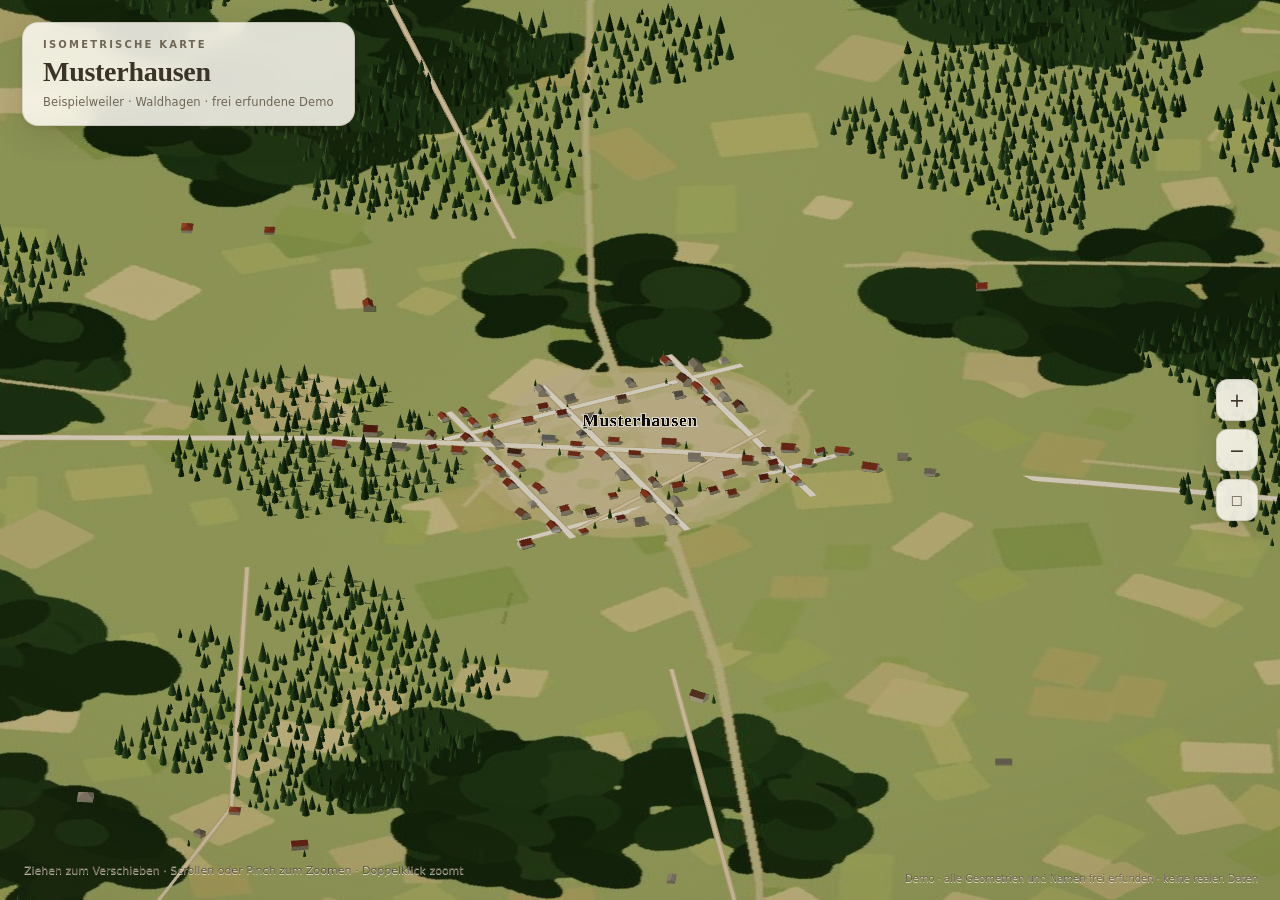
<file: web/index.html>
<!doctype html>
<html lang="de">
<head>
<meta charset="utf-8">
<meta name="viewport" content="width=device-width, initial-scale=1, viewport-fit=cover">
<title>Isometrische Karte</title>
<link rel="icon" href="data:image/svg+xml,%3Csvg xmlns='http://www.w3.org/2000/svg' viewBox='0 0 32 32'%3E%3Crect width='32' height='32' rx='7' fill='%23eee7d7'/%3E%3Cpath d='M16 5 27 11v10L16 27 5 21V11z' fill='%238d4a34'/%3E%3Cpath d='M16 5 27 11 16 17 5 11z' fill='%23b5613f'/%3E%3C/svg%3E">
<link rel="stylesheet" href="iso.css?v=1">
</head>
<body>
<div id="map3d"></div>

<header class="hud-title">
  <div class="eyebrow" id="mapEyebrow">Isometrische Karte</div>
  <h1 id="mapTitle">Isometrische Karte</h1>
  <div class="sub" id="mapSub"></div>
</header>

<div class="hud-zoom">
  <button id="zin" type="button" aria-label="Hineinzoomen">+</button>
  <button id="zout" type="button" aria-label="Herauszoomen">−</button>
  <button id="zfit" type="button" aria-label="Gesamtansicht">◻</button>
</div>

<p class="hud-hint">Ziehen zum Verschieben · Scrollen oder Pinch zum Zoomen · Doppelklick zoomt</p>
<p class="hud-attr" id="mapAttr">© OpenStreetMap-Mitwirkende</p>

<script src="data/buildings.js"></script>
<script src="data/lod2.js" onerror="window.LOD2=window.LOD2||{b:[]}"></script>
<script src="data/roads.js"></script>
<script src="data/places.js"></script>
<script type="importmap">{"imports":{"three":"./vendor/three/three.module.js"}}</script>
<script type="module" src="iso.js?v=1"></script>
</body>
</html>
</file>
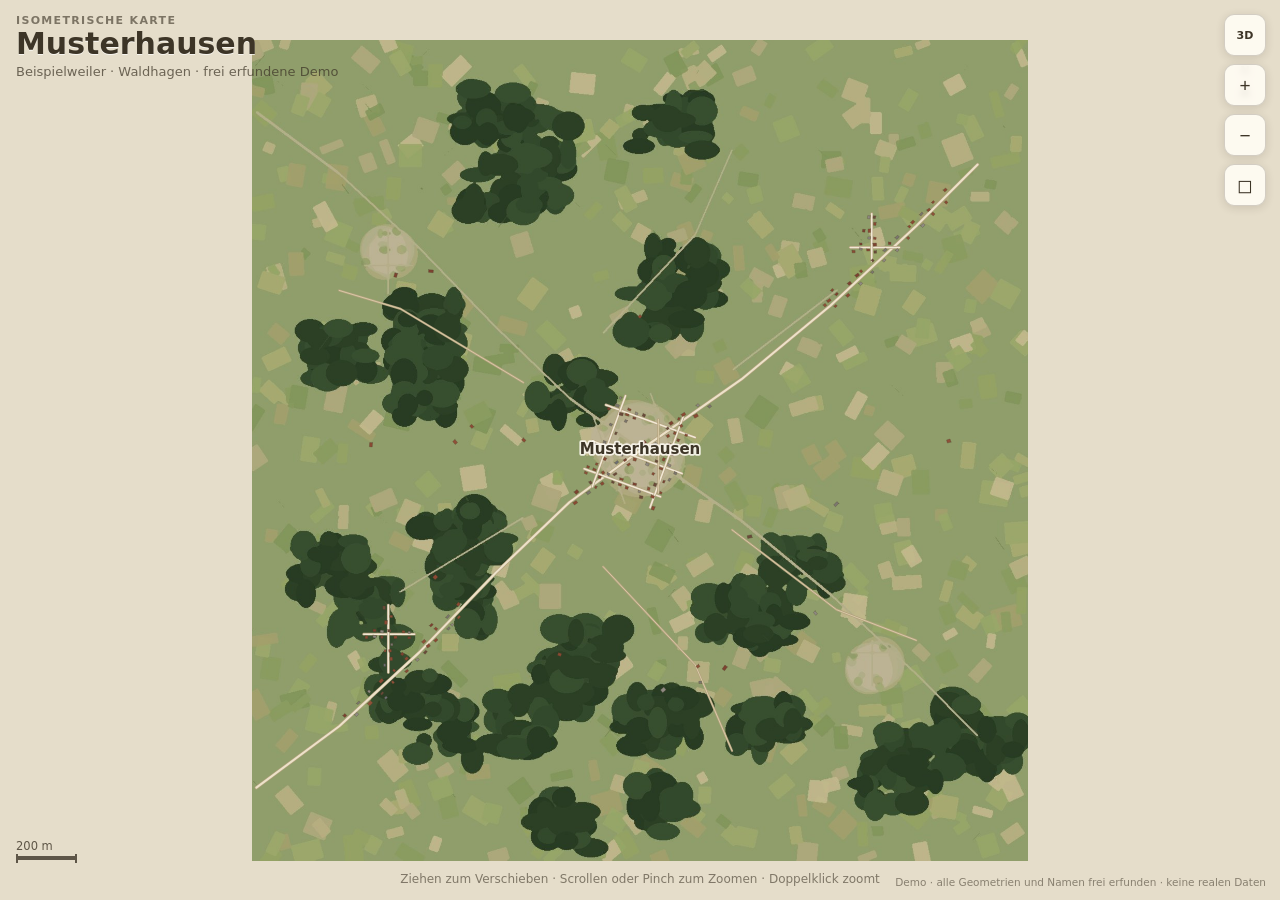
<file: web/karte.html>
<!doctype html>
<html lang="de">
<head>
<meta charset="utf-8">
<meta name="viewport" content="width=device-width, initial-scale=1, viewport-fit=cover">
<title>2D-Karte</title>
<link rel="icon" href="data:image/svg+xml,%3Csvg xmlns='http://www.w3.org/2000/svg' viewBox='0 0 32 32'%3E%3Crect width='32' height='32' rx='7' fill='%23eee7d7'/%3E%3Ccircle cx='16' cy='16' r='9' fill='none' stroke='%238d4a34' stroke-width='3'/%3E%3Ccircle cx='16' cy='16' r='2.5' fill='%238d4a34'/%3E%3C/svg%3E">
<style>
:root { --paper:#eee7d7; --ink:#3d3527; --accent:#8d4a34; }
* { margin:0; padding:0; box-sizing:border-box; }
html,body { height:100%; overflow:hidden; background:var(--paper);
  font-family:'Segoe UI',system-ui,-apple-system,sans-serif; color:var(--ink); }
#karte { position:fixed; inset:0; width:100%; height:100%; touch-action:none; cursor:grab; }
#karte.drag { cursor:grabbing; }

.hud-title { position:fixed; top:14px; left:16px; max-width:70vw; pointer-events:none; }
.hud-title .eyebrow { font-size:11px; letter-spacing:.12em; text-transform:uppercase;
  opacity:.62; font-weight:600; }
.hud-title h1 { font-size:clamp(20px,3.2vw,30px); line-height:1.15;
  text-shadow:0 1px 0 rgba(255,255,255,.7); }
.hud-title .sub { font-size:13px; opacity:.72; margin-top:2px; }

.hud-zoom { position:fixed; top:14px; right:14px; display:flex; flex-direction:column; gap:8px; z-index:5; }
.hud-zoom button, .hud-link a { width:42px; height:42px; border:1px solid rgba(61,53,39,.22);
  border-radius:10px; background:rgba(255,252,244,.92); color:var(--ink); font-size:19px;
  line-height:1; display:flex; align-items:center; justify-content:center;
  text-decoration:none; cursor:pointer; box-shadow:0 2px 8px rgba(60,45,25,.14);
  backdrop-filter:blur(3px); }
.hud-zoom button:hover, .hud-link a:hover { background:#fffdf7; }
.hud-zoom button:active { transform:scale(.94); }
.hud-link a { font-size:11px; font-weight:700; letter-spacing:.02em; }

.hud-hint { position:fixed; bottom:14px; left:50%; transform:translateX(-50%);
  font-size:12px; opacity:.6; white-space:nowrap; pointer-events:none;
  padding:0 12px; }
.hud-attr { position:fixed; bottom:12px; right:14px; font-size:10.5px; opacity:.55;
  max-width:44vw; text-align:right; pointer-events:none; }

#scalebar { position:fixed; bottom:40px; left:16px; font-size:11.5px; opacity:.8; pointer-events:none; }
#scalebar .bar { height:4px; background:var(--ink); border-radius:2px; position:relative;
  margin-top:3px; }
#scalebar .bar::before, #scalebar .bar::after { content:''; position:absolute; width:2px;
  height:9px; background:var(--ink); top:-2.5px; }
#scalebar .bar::after { right:0; }
#nord { position:fixed; top:64px; right:14px; width:42px; text-align:center;
  font-weight:700; font-size:12px; opacity:.75; pointer-events:none; }
#nord::after { content:''; display:block; width:0; height:0; margin:3px auto 0;
  border-left:6px solid transparent; border-right:6px solid transparent;
  border-bottom:16px solid var(--ink); }

#err { position:fixed; inset:0; display:none; place-items:center; text-align:center;
  padding:24px; font-size:15px; background:var(--paper); z-index:10; }
@media (max-width:600px){ .hud-hint{ display:none; } .hud-link a{ width:38px; height:38px; } }
</style>
</head>
<body>
<canvas id="karte"></canvas>

<header class="hud-title">
  <div class="eyebrow" id="mapEyebrow">2D-Karte</div>
  <h1 id="mapTitle">2D-Karte</h1>
  <div class="sub" id="mapSub"></div>
</header>

<div class="hud-zoom">
  <div class="hud-link"><a href="index.html" title="Zur 3D-Ansicht">3D</a></div>
  <button id="zin" type="button" aria-label="Hineinzoomen">+</button>
  <button id="zout" type="button" aria-label="Herauszoomen">−</button>
  <button id="zfit" type="button" aria-label="Gesamtansicht">◻</button>
</div>
<div id="nord">N</div>

<p class="hud-hint">Ziehen zum Verschieben · Scrollen oder Pinch zum Zoomen · Doppelklick zoomt</p>
<p class="hud-attr" id="mapAttr"></p>
<div id="scalebar"><span id="scaletext"></span><div class="bar" id="scalebar-el" style="width:80px"></div></div>
<div id="err"><div id="errmsg">Kartendaten nicht gefunden.<br>Diese Seite gehört in ein Dorf-Verzeichnis mit <code>data/</code>.</div></div>

<script src="data/buildings.js"></script>
<script src="data/roads.js"></script>
<script src="data/places.js"></script>
<script>
'use strict';
/* 2D-Draufsicht zu iso.js: dieselben Daten, gleiche Farbwelt, Nord oben.
   Kein Backend, keine Imports, kein Build – nur Canvas 2D.
   Daten kommen als window.BUILDINGS / window.ROADS / window.PLACES. */

const R = 6378137, D2R = Math.PI / 180;
const cv = document.getElementById('karte');
const ctx = cv.getContext('2d');

/* ---------------- Farbwelt ( synchron mit iso.js ) ---------------- */
const ROOF = {
  church:'#4b5058', chapel:'#5a5350', school:'#7a4633', kindergarten:'#7a4633',
  public:'#6b4535', civic:'#6b4535', hotel:'#7d4a36', apartments:'#7d4a36',
  residential:'#8a4a34', house:'#8d4a34', yes:'#84492f', farm:'#7a4a34',
  farm_auxiliary:'#6d4a35', barn:'#6a4a3a', stable:'#6d4a35',
  warehouse:'#5d5a55', industrial:'#55524e', commercial:'#5d5a55',
  retail:'#5d5a55', service:'#605c56', fire_station:'#8a4a34',
  garage:'#5c5a56', garages:'#5c5a56', shed:'#5f4c3d', hut:'#5f4c3d',
  roof:'#5f4c3d', carport:'#5f4c3d', greenhouse:'#bcd3c9',
  silo:'#8f8a7d', water_tower:'#8f8a7d', transformer_tower:'#5c5a56'
};
const KEEP_ROOF = new Set(['church','chapel','industrial','warehouse','commercial',
  'retail','service','silo','water_tower','greenhouse']);
const ROOF_MIX = [['#8b4a33',34],['#7d4230',16],['#8f8a82',14],['#7b776f',12],
  ['#6b4b3a',12],['#8f5138',8],['#6e7176',4]];
const ROAD_W = { motorway:10, trunk:9, primary:9, secondary:8, tertiary:7,
  unclassified:6, residential:6, living_street:5, service:4, track:3.2,
  path:1.6, footway:1.6, cycleway:1.8, bridleway:2, steps:2.4, road:4 };
const ROAD_C = { motorway:'#e7dbbd', trunk:'#e7dbbd', primary:'#e9dfc4',
  secondary:'#ece2c9', tertiary:'#eee5cf', unclassified:'#efe6d2',
  residential:'#f1e8d5', living_street:'#f1e8d6', service:'#e9dfc9',
  track:'#d8c9a6', path:'#cdbf9c', footway:'#cdbf9c', cycleway:'#d2c5a3',
  bridleway:'#d2c5a3', steps:'#d8ccb0', road:'#eee5cf' };
const CASING = '#b3a17d';

function hashStr(s) {
  let h = 2166136261;
  for (let i = 0; i < s.length; i++) { h ^= s.charCodeAt(i); h = (h * 16777619) >>> 0; }
  return h;
}
function roofColor(p) {
  const base = ROOF[p.building];
  if (base && (!p.building || KEEP_ROOF.has(p.building))) return base;
  let h = hashStr(String(p.osm_id || 'x')) % 100, pick = ROOF_MIX[0][0];
  for (const [c, w] of ROOF_MIX) { if (h < w) { pick = c; break; } h -= w; }
  return pick;
}

/* ---------------- Projektion ( wie iso.js ) ---------------- */
let K = 1;
const mx = (lon) => lon * D2R * R * K;
const my = (lat) => R * Math.log(Math.tan(Math.PI / 4 + lat * D2R / 2)) * K;

/* ---------------- Daten + Zustand ---------------- */
const S = { meta:null, bld:null, roads:[], places:[], ground:null,
            bbox:null, cx:0, cy:0, ready:false };
let view = { scale:1, tx:0, ty:0 };   /* Weltmeter → Bildschirm: x*scale+tx, -(y)*scale+ty */
let rafPending = false;

function drawLater(){
  /* genau ein geplanter Frame; draw() zeichnet immer komplett neu */
  if (rafPending) return;
  rafPending = true;
  requestAnimationFrame(() => { rafPending = false; draw(); });
}

/* ---------------- Kamera ---------------- */
function fitView() {
  if (!S.bbox || !cv.clientWidth || !cv.clientHeight) return;  /* noch nicht layoutet */
  const b = S.bbox;
  const x0 = mx(b.w) - S.cx, x1 = mx(b.e) - S.cx;
  const y0 = my(b.s) - S.cy, y1 = my(b.n) - S.cy;
  const pad = 40;
  let sc = Math.min((cv.clientWidth - 2 * pad) / (x1 - x0),
                    (cv.clientHeight - 2 * pad) / (y1 - y0));
  if (!Number.isFinite(sc)) return;
  view.scale = Math.max(0.02, Math.min(sc, 40));
  view.tx = cv.clientWidth / 2 - (x0 + x1) / 2 * view.scale;
  view.ty = cv.clientHeight / 2 + (y0 + y1) / 2 * view.scale;
  drawLater();
}
const worldX = (lon) => (mx(lon) - S.cx) * view.scale + view.tx;
const worldY = (lat) => -(my(lat) - S.cy) * view.scale + view.ty;
function zoomAt(px, py, factor) {
  const ns = Math.max(0.02, Math.min(60, view.scale * factor));
  const f = ns / view.scale;
  view.tx = px - (px - view.tx) * f;
  view.ty = py - (py - view.ty) * f;
  view.scale = ns;
  drawLater();
}

/* ---------------- Eingabe ---------------- */
let drag = null;
cv.addEventListener('pointerdown', (e) => {
  cv.setPointerCapture(e.pointerId);
  drag = { x: e.clientX, y: e.clientY };
  cv.classList.add('drag');
});
cv.addEventListener('pointermove', (e) => {
  if (!drag) return;
  view.tx += e.clientX - drag.x;
  view.ty += e.clientY - drag.y;
  drag = { x: e.clientX, y: e.clientY };
  drawLater();
});
const endDrag = () => { drag = null; cv.classList.remove('drag'); };
cv.addEventListener('pointerup', endDrag);
cv.addEventListener('pointercancel', endDrag);
cv.addEventListener('wheel', (e) => {
  e.preventDefault();
  zoomAt(e.clientX, e.clientY, Math.pow(1.0022, -e.deltaY));
}, { passive:false });
cv.addEventListener('dblclick', (e) => {
  e.preventDefault();
  zoomAt(e.clientX, e.clientY, e.shiftKey ? 0.5 : 2);
});
/* Pinch-Zoom (2 Pointer) */
const touches = new Map();
cv.addEventListener('touchstart', (e) => { if (e.touches.length === 2) { endDrag();
  for (const t of e.touches) touches.set(t.identifier, [t.clientX, t.clientY]); } }, { passive:true });
cv.addEventListener('touchmove', (e) => {
  if (e.touches.length !== 2 || touches.size !== 2) return;
  e.preventDefault();
  const pts = [...e.touches].map((t) => [t.clientX, t.clientY]);
  const old = [...touches.values()];
  const d0 = Math.hypot(old[0][0] - old[1][0], old[0][1] - old[1][1]);
  const d1 = Math.hypot(pts[0][0] - pts[1][0], pts[0][1] - pts[1][1]);
  if (d0 > 0 && d1 > 0)
    zoomAt((pts[0][0] + pts[1][0]) / 2, (pts[0][1] + pts[1][1]) / 2, d1 / d0);
  touches.clear();
  for (const t of e.touches) touches.set(t.identifier, [t.clientX, t.clientY]);
}, { passive:false });
cv.addEventListener('touchend', () => touches.clear(), { passive:true });

document.getElementById('zin').onclick = () => zoomAt(cv.clientWidth/2, cv.clientHeight/2, 1.6);
document.getElementById('zout').onclick = () => zoomAt(cv.clientWidth/2, cv.clientHeight/2, 1/1.6);
document.getElementById('zfit').onclick = fitView;

/* ---------------- Zeichnen ---------------- */
function drawGround() {
  const b = S.bbox;
  if (S.ground) {
    ctx.drawImage(S.ground,
      worldX(b.w) - 0.5, worldY(b.n) - 0.5,
      worldX(b.e) - worldX(b.w) + 1, worldY(b.s) - worldY(b.n) + 1);
  } else {
    ctx.fillStyle = '#dfe3d0';
    ctx.fillRect(worldX(b.w), worldY(b.n),
                 worldX(b.e) - worldX(b.w), worldY(b.s) - worldY(b.n));
  }
}

function drawRoads() {
  for (const rd of S.roads) {
    const w = Math.max(1, (ROAD_W[rd.t] || 3) * view.scale * 0.85);
    for (const pass of [0, 1]) {  /* 0 = Casing, 1 = Deckfläche */
      ctx.strokeStyle = pass ? (ROAD_C[rd.t] || ROAD_C.road) : CASING;
      ctx.lineWidth = pass ? w : w + Math.max(1.2, view.scale * 1.2);
      ctx.lineCap = 'round'; ctx.lineJoin = 'round';
      for (const run of rd.runs) {
        ctx.beginPath();
        for (let i = 0; i < run.length; i++) {
          const x = worldX(run[i][1]), y = worldY(run[i][0]);
          i ? ctx.lineTo(x, y) : ctx.moveTo(x, y);
        }
        ctx.stroke();
      }
    }
  }
}

function drawBuildings() {
  if (!S.bld) return;
  ctx.lineWidth = Math.max(0.6, Math.min(1.2, view.scale * 0.35));
  ctx.strokeStyle = 'rgba(72,58,44,.45)';
  for (const f of S.bld.features) {
    const polys = f.geometry.type === 'Polygon'
      ? [f.geometry.coordinates] : f.geometry.coordinates;
    ctx.fillStyle = roofColor(f.properties);
    for (const poly of polys) {
      const ring = poly[0];
      if (!ring || ring.length < 3) continue;
      ctx.beginPath();
      for (let i = 0; i < ring.length; i++) {
        const x = worldX(ring[i][0]), y = worldY(ring[i][1]);
        i ? ctx.lineTo(x, y) : ctx.moveTo(x, y);
      }
      ctx.closePath();
      ctx.fill();
      ctx.stroke();
    }
  }
}

function drawPlaces() {
  if (view.scale < 1.4 && S.places.length > 6) return;  /* zu voll – Details erst nah */
  ctx.textAlign = 'center'; ctx.textBaseline = 'middle';
  for (const p of S.places) {
    const major = p.kind === 'village' || p.kind === 'town';
    if (!major && view.scale < 1.4) continue;
    ctx.font = (major ? '700 15px' : '600 12.5px') +
      " 'Segoe UI',system-ui,sans-serif";
    const x = worldX(p.lon), y = worldY(p.lat);
    ctx.lineWidth = 3.5; ctx.strokeStyle = 'rgba(255,252,244,.85)';
    ctx.strokeText(p.name, x, y);
    ctx.fillStyle = '#3d3527';
    ctx.fillText(p.name, x, y);
  }
}

function drawScaleBar() {
  const target = 90;  /* px */
  const meters = view.scale > 0 ? target / view.scale : 0;
  const pow = Math.pow(10, Math.floor(Math.log10(Math.max(meters, 0.01))));
  let nice = pow;
  for (const m of [1, 2, 5, 10]) if (m * pow <= meters) nice = m * pow;
  const px = nice * view.scale;
  document.getElementById('scalebar-el').style.width = px.toFixed(0) + 'px';
  document.getElementById('scaletext').textContent =
    nice >= 1000 ? (nice / 1000) + ' km' : nice + ' m';
}

function draw() {
  const dpr = Math.min(window.devicePixelRatio || 1, 2);
  const w = cv.clientWidth, h = cv.clientHeight;
  if (cv.width !== w * dpr || cv.height !== h * dpr) { cv.width = w * dpr; cv.height = h * dpr; }
  ctx.setTransform(dpr, 0, 0, dpr, 0, 0);
  ctx.fillStyle = '#e5ddca';
  ctx.fillRect(0, 0, w, h);
  if (!S.ready) return;
  drawGround();
  drawRoads();
  drawBuildings();
  drawPlaces();
  drawScaleBar();
}

/* ---------------- Start ---------------- */
function showErr(msg) {
  document.getElementById('err').style.display = 'grid';
  if (msg) document.getElementById('errmsg').innerHTML = msg;
}

async function loadJSON(url) {
  const r = await fetch(url);
  if (!r.ok) throw new Error(url + ' → HTTP ' + r.status);
  return r.json();
}

(async function init() {
  try {
    const meta = await loadJSON('data/scene/meta.json');
    S.meta = meta;
    S.bbox = meta;   /* {w,s,e,n,…} – direkt die Meta-Objekt-Felder nutzen */
    K = Math.cos(((meta.s + meta.n) / 2) * D2R);
    S.cx = (mx(meta.w) + mx(meta.e)) / 2;
    S.cy = (my(meta.s) + my(meta.n)) / 2;
    document.getElementById('mapEyebrow').textContent = meta.eyebrow || '2D-Karte';
    document.getElementById('mapTitle').textContent = meta.title || '2D-Karte';
    document.getElementById('mapSub').textContent = meta.subtitle || '';
    document.getElementById('mapAttr').textContent = meta.attribution || '';
    document.title = (meta.title || '2D-Karte') + ' – 2D';
  } catch (e) { showErr(); console.error(e); return; }

  /* Globale aus den <script>-Tags (fehlende Dateien sind ok – leere Karte) */
  S.roads = window.ROADS || [];
  S.places = window.PLACES || [];
  S.bld = window.BUILDINGS || null;

  /* Straßenzüge vorbereiten (Nord oben, Canvas clippt selbst) */
  for (const rd of S.roads) rd.runs = (rd.p || []).length ? [rd.p] : [];
  if (S.ground === null) {
    const img = new Image();
    img.onload = () => { S.ground = img; drawLater(); };
    img.onerror = () => { S.ground = false; drawLater(); };
    img.src = 'data/scene/ground.jpg';
  }
  S.ready = true;
  fitView();
  window.addEventListener('resize', () => { fitView(); });
})();
</script>
</body>
</html>
</file>
<file: web/iso.css>
:root {
  --ink: #3b3327;
  --ink-soft: #6f6655;
  --paper: #eee7d7;
  --chip: rgba(255, 252, 244, 0.86);
  --chip-line: rgba(78, 64, 44, 0.16);
  --shadow: 0 10px 30px rgba(60, 48, 30, 0.14), 0 2px 6px rgba(60, 48, 30, 0.08);
}

* { box-sizing: border-box; }

html, body {
  height: 100%;
  margin: 0;
  background: var(--paper);
  color: var(--ink);
  font-family: "Inter", "Segoe UI", system-ui, -apple-system, sans-serif;
  overflow: hidden;
  -webkit-font-smoothing: antialiased;
}

#map3d {
  position: fixed;
  inset: 0;
  touch-action: none;
  cursor: grab;
}
#map3d:active { cursor: grabbing; }
#map3d canvas { display: block; }

body::after {
  content: "";
  position: fixed;
  inset: 0;
  pointer-events: none;
  background: radial-gradient(120% 90% at 50% 40%, rgba(255, 250, 238, 0) 55%, rgba(96, 76, 46, 0.16) 100%);
  z-index: 2;
}

/* ------------------------------- Titel ------------------------------- */
.hud-title {
  position: fixed;
  top: 22px;
  left: 22px;
  z-index: 5;
  padding: 16px 20px 15px;
  max-width: min(420px, calc(100vw - 44px));
  background: var(--chip);
  border: 1px solid var(--chip-line);
  border-radius: 16px;
  box-shadow: var(--shadow);
  backdrop-filter: blur(10px) saturate(1.05);
  -webkit-backdrop-filter: blur(10px) saturate(1.05);
  pointer-events: none;
}

.eyebrow {
  font-size: 10px;
  font-weight: 600;
  letter-spacing: 0.22em;
  text-transform: uppercase;
  color: var(--ink-soft);
  margin-bottom: 6px;
}

.hud-title h1 {
  margin: 0;
  font-family: "Iowan Old Style", "Palatino Linotype", Palatino, Georgia, serif;
  font-size: 28px;
  font-weight: 600;
  letter-spacing: -0.01em;
  line-height: 1.12;
}
.hud-title h1 span { color: #8a6f4c; }

.hud-title .sub {
  margin-top: 7px;
  font-size: 11.5px;
  line-height: 1.4;
  color: var(--ink-soft);
  letter-spacing: 0.01em;
}

/* ------------------------------- Zoom -------------------------------- */
.hud-zoom {
  position: fixed;
  right: 22px;
  top: 50%;
  transform: translateY(-50%);
  z-index: 6;
  display: flex;
  flex-direction: column;
  gap: 8px;
}

.hud-zoom button {
  width: 42px;
  height: 42px;
  border: 1px solid var(--chip-line);
  border-radius: 12px;
  background: var(--chip);
  color: var(--ink);
  font-size: 19px;
  line-height: 1;
  font-family: inherit;
  cursor: pointer;
  box-shadow: var(--shadow);
  backdrop-filter: blur(10px);
  -webkit-backdrop-filter: blur(10px);
  transition: background 0.15s, transform 0.1s;
}
.hud-zoom button:hover { background: #fffdf7; }
.hud-zoom button:active { transform: scale(0.95); }
.hud-zoom button:last-child { font-size: 15px; color: var(--ink-soft); }

/* --------------------------- Fußzeile -------------------------------- */
.hud-hint,
.hud-attr {
  position: fixed;
  z-index: 5;
  margin: 0;
  font-size: 11px;
  line-height: 1.4;
  color: #5f5747;
  text-shadow: 0 1px 0 rgba(255, 250, 238, 0.75);
  pointer-events: none;
}

.hud-hint { left: 24px; bottom: 22px; }

.hud-attr {
  right: 22px;
  bottom: 14px;
  max-width: min(560px, 70vw);
  text-align: right;
  font-size: 10px;
  color: #6d6453;
}

/* ------------------------------- Mobil -------------------------------- */
@media (max-width: 720px) {
  .hud-title {
    top: 12px;
    left: 12px;
    padding: 12px 15px 12px;
    max-width: calc(100vw - 24px);
    border-radius: 14px;
  }
  .eyebrow { font-size: 9px; letter-spacing: 0.2em; margin-bottom: 4px; }
  .hud-title h1 { font-size: 21px; }
  .hud-title .sub { font-size: 10px; margin-top: 5px; }

  .hud-zoom { right: 12px; gap: 7px; }
  .hud-zoom button { width: 38px; height: 38px; border-radius: 11px; }

  .hud-hint { display: none; }
  .hud-attr {
    left: 14px;
    right: 14px;
    bottom: calc(10px + env(safe-area-inset-bottom));
    max-width: none;
    text-align: center;
    font-size: 9.5px;
  }
}
</file>
